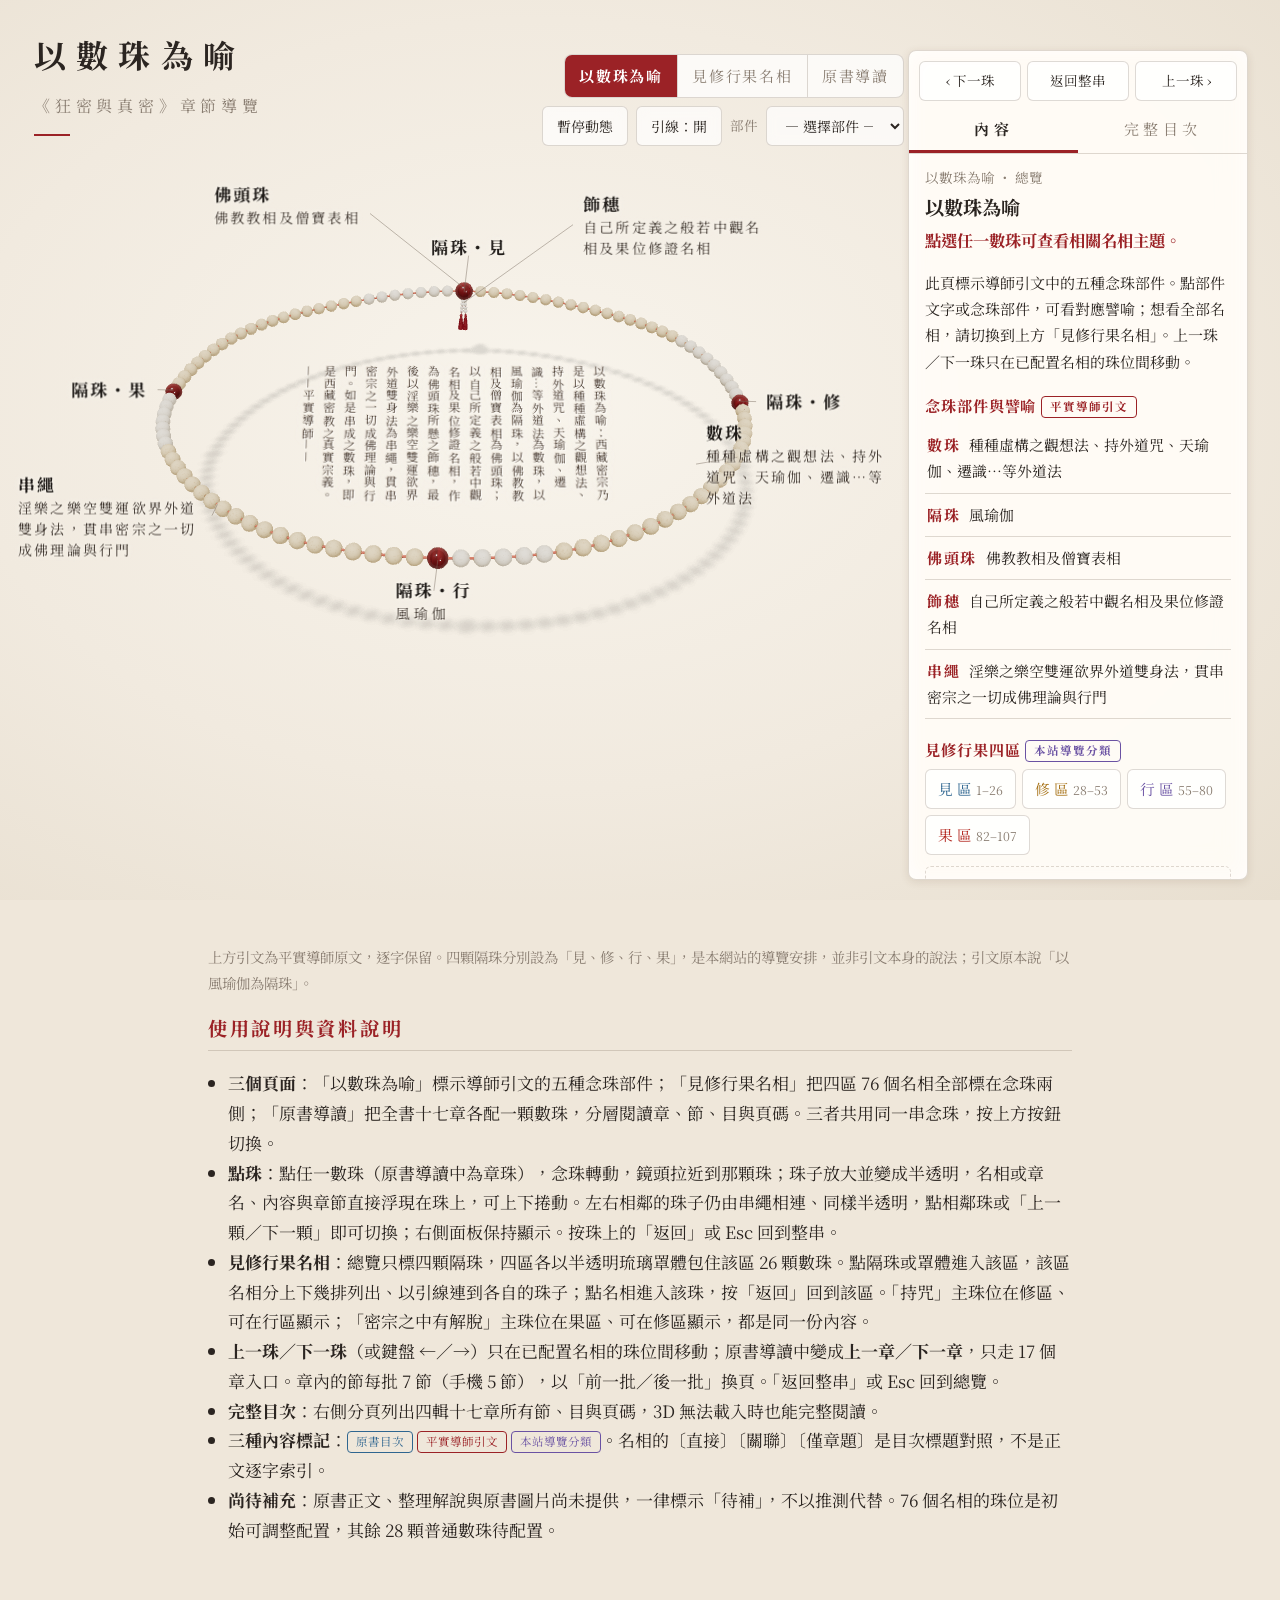
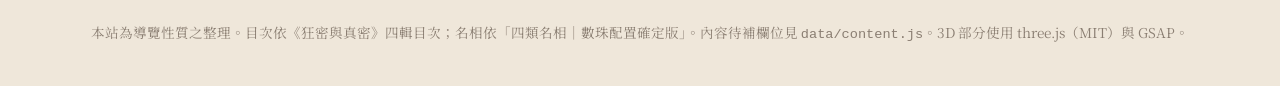
<file: index.html>
<!doctype html>
<html lang="zh-Hant">
<head>
<meta charset="utf-8">
<meta name="viewport" content="width=device-width, initial-scale=1">
<title>以數珠為喻 — 狂密與真密導覽</title>
<link rel="icon" href="assets/favicon.svg" type="image/svg+xml">
<link rel="icon" href="assets/favicon-32.png" sizes="32x32" type="image/png">
<link rel="apple-touch-icon" href="assets/apple-touch-icon.png">
<meta name="description" content="以一串數珠為入口，導覽平實導師「以數珠為喻」引文、見修行果四類 76 個名相，以及《狂密與真密》四輯十七章完整目次。">
<link rel="stylesheet" href="assets/fonts.css">
<!-- 後台新增的字若不在自帶字型中，改由 Google 字型補上 -->
<link rel="stylesheet" href="https://fonts.googleapis.com/css2?family=Noto+Serif+TC:wght@400;700&display=swap" media="print" onload="this.media='all'">
<link rel="stylesheet" href="style.css">
</head>
<body>
<div id="loading"><div class="spinner"></div><div>載入念珠中…</div></div>

<section class="hero" aria-label="念珠互動區">
  <div class="stage" id="stage">
    <div id="canvas-container"></div>
    <div class="scan" aria-hidden="true"></div>
    <div id="crosshair" aria-hidden="true"></div>
    <svg id="leaders" aria-hidden="true"></svg>
    <div id="labels"></div>
    <div id="focus-ui"><div id="callout"></div><div id="fan"></div></div>
    <div id="beadview" class="bv" hidden aria-live="polite">
      <div class="bv-veil" aria-hidden="true"></div>
      <button id="bv-back" class="bv-back" type="button">返回</button>
      <div id="bv-content" class="bv-scroll" tabindex="0"></div>
      <button id="bv-prev" class="bv-side bv-right" type="button"><span class="bv-dir">上一顆 ›</span><span class="bv-name"></span><span class="bv-end" hidden></span></button>
      <button id="bv-next" class="bv-side bv-left" type="button"><span class="bv-dir">‹ 下一顆</span><span class="bv-name"></span><span class="bv-end" hidden></span></button>
    </div>
    <p id="gl-fail" hidden>無法啟動 3D 念珠（瀏覽器不支援 WebGL）。請使用右側「完整目次」與內容面板閱讀，所有資料仍可使用。</p>
  </div>

  <header class="top">
    <h1>以數珠為喻<span>《狂密與真密》章節導覽</span></h1>
  </header>

  <div class="dock">
    <div class="modes" role="group" aria-label="切換導覽模式">
      <button id="mode-mala" type="button" aria-pressed="true">以數珠為喻</button>
      <button id="mode-terms" type="button" aria-pressed="false">見修行果名相</button>
      <button id="mode-book" type="button" aria-pressed="false">原書導讀</button>
    </div>
    <div class="controls" role="toolbar" aria-label="念珠操作">
      <button id="motion" type="button" aria-pressed="false">暫停動態</button>
      <button id="lines" type="button" aria-pressed="true">引線：開</button>
      <label class="chsel"><span id="chsel-lab">章節</span>
        <select id="chsel"></select>
      </label>
    </div>
    <div class="partbar" id="partbar" aria-label="部件說明入口"></div>
  </div>

  <div id="main-quote">
    <p id="quote" aria-hidden="true"></p>
    <p id="quote-full" class="sr-only"></p>
    <button id="quote-toggle" type="button" aria-expanded="false" aria-controls="quote-full">展開完整引文與署名</button>
  </div>

  <!-- 原書導讀頁：書中兩段平實導師題辭，以直書碑文置於念珠中央，輪流顯示 -->
  <div id="book-stele" aria-label="《狂密與真密》平實導師題辭">
    <div class="verse">
      <p class="vt">《狂密與真密》</p>
      <p>一行秋雁、一陣哀悲，<br>怎生個愁字了得？</p>
      <p>月復月、年又年，<br>眼看李代桃僵，豈肯束手？</p>
      <p>抬手拭濛眼，<br>奮力疾呼！誓摧魔幟！</p>
      <p>更矗正法幢，<br>千年且看伊！</p>
      <p class="vs">——平實導師——</p>
    </div>
    <div class="verse">
      <p class="vt">《狂密與真密》</p>
      <p>有師云：<br>「密宗是一個金剛鑽外圍<br>擺滿了鍍金垃圾的宗教。」</p>
      <p>平實於此言後更加註腳：<br>「那顆金光閃閃的鑽石，<br>卻是玻璃打磨而成，<br>不堪檢驗。」</p>
      <p class="vs">——平實導師——</p>
    </div>
  </div>

  <aside class="panel" id="panel">
    <div class="navbar">
      <button id="next" type="button" aria-label="下一個已配置珠位">‹ 下一個</button>
      <button id="home" type="button">返回整串</button>
      <button id="prev" type="button" aria-label="上一個已配置珠位">上一個 ›</button>
    </div>
    <div class="tabs" role="tablist">
      <button role="tab" id="tab-content" aria-selected="true" aria-controls="pane-content">內容</button>
      <button role="tab" id="tab-toc" aria-selected="false" aria-controls="pane-toc">完整目次</button>
    </div>
    <div id="pane-content" class="pane" role="tabpanel" aria-live="polite"></div>
    <div id="pane-toc" class="pane" role="tabpanel" hidden></div>
  </aside>
</section>

<main>
  <p class="srcnote">上方引文為平實導師原文，逐字保留。四顆隔珠分別設為「見、修、行、果」，是本網站的導覽安排，並非引文本身的說法；引文原本說「以風瑜伽為隔珠」。</p>
  <section class="about" aria-labelledby="ah">
    <h2 id="ah">使用說明與資料說明</h2>
    <ul>
      <li><b>三個頁面</b>：「以數珠為喻」標示導師引文的五種念珠部件；「見修行果名相」把四區 76 個名相全部標在念珠兩側；「原書導讀」把全書十七章各配一顆數珠，分層閱讀章、節、目與頁碼。三者共用同一串念珠，按上方按鈕切換。</li>
      <li><b>點珠</b>：點任一數珠（原書導讀中為章珠），念珠轉動，鏡頭拉近到那顆珠；珠子放大並變成半透明，名相或章名、內容與章節直接浮現在珠上，可上下捲動。左右相鄰的珠子仍由串繩相連、同樣半透明，點相鄰珠或「上一顆／下一顆」即可切換；右側面板保持顯示。按珠上的「返回」或 Esc 回到整串。</li>
      <li><b>見修行果名相</b>：總覽只標四顆隔珠，四區各以半透明琉璃罩體包住該區 26 顆數珠。點隔珠或罩體進入該區，該區名相分上下幾排列出、以引線連到各自的珠子；點名相進入該珠，按「返回」回到該區。「持咒」主珠位在修區、可在行區顯示；「密宗之中有解脫」主珠位在果區、可在修區顯示，都是同一份內容。</li>
      <li><b>上一珠／下一珠</b>（或鍵盤 ←／→）只在已配置名相的珠位間移動；原書導讀中變成<b>上一章／下一章</b>，只走 17 個章入口。章內的節每批 7 節（手機 5 節），以「前一批／後一批」換頁。「返回整串」或 Esc 回到總覽。</li>
      <li><b>完整目次</b>：右側分頁列出四輯十七章所有節、目與頁碼，3D 無法載入時也能完整閱讀。</li>
      <li><b>三種內容標記</b>：<span class="tag book">原書目次</span> <span class="tag quote">平實導師引文</span> <span class="tag nav">本站導覽分類</span>。名相的〔直接〕〔關聯〕〔僅章題〕是目次標題對照，不是正文逐字索引。</li>
      <li><b>尚待補充</b>：原書正文、整理解說與原書圖片尚未提供，一律標示「待補」，不以推測代替。76 個名相的珠位是初始可調整配置，其餘 28 顆普通數珠待配置。</li>
    </ul>
  </section>
</main>
<footer>本站為導覽性質之整理。目次依《狂密與真密》四輯目次；名相依「四類名相｜數珠配置確定版」。內容待補欄位見 <code>data/content.js</code>。3D 部分使用 three.js（MIT）與 GSAP。</footer>

<script src="vendor/three.min.js"></script>
<script src="vendor/OrbitControls.js"></script>
<script src="vendor/gsap.min.js"></script>
<script src="assets/config.js"></script>
<script src="assets/loader.js"></script>
</body>
</html>
</file>
<file: assets/fonts.css>
/* 思源宋體 Noto Serif TC（SIL Open Font License 1.1，見 assets/LICENSE-fonts.txt），僅保留本站用到的字 */
@font-face{font-family:'Noto Serif TC Site';font-style:normal;font-weight:400;font-display:swap;src:url(fonts/nst-chinese-traditional-400.woff2) format('woff2');unicode-range:U+21-5F,U+61-7E,U+B0,U+D7,U+2013-2014,U+2026,U+2039-203A,U+2191,U+2193,U+3000-3002,U+300A-300D,U+3014-3015,U+4E00,U+4E03,U+4E09-4E0B,U+4E0D,U+4E14,U+4E16,U+4E1F,U+4E26,U+4E2D,U+4E32,U+4E3B,U+4E43,U+4E45,U+4E4B,U+4E58,U+4E5D,U+4E5F,U+4E86,U+4E8B-4E8C,U+4E91-4E92,U+4E94,U+4EA1,U+4EA4,U+4EA6,U+4EAE,U+4EBA,U+4ECB,U+4ECD,U+4ED6,U+4ED9,U+4EE3-4EE5,U+4EF6,U+4EFB,U+4EFD,U+4F0A,U+4F3D,U+4F46,U+4F4D,U+4F4F,U+4F55,U+4F5B-4F5C,U+4F60,U+4F75,U+4F7F,U+4F86,U+4F8B,U+4F9B,U+4F9D,U+4FBF,U+4FDD,U+4FE1,U+4FEE-4FEF,U+4FF1,U+500B,U+500D,U+501F,U+503C,U+5047,U+504F,U+505A,U+505C,U+5074,U+5091,U+5099,U+50B3,U+50BE,U+50C5,U+50CF,U+50E7,U+50F5,U+5100,U+5132,U+5145,U+5148-5149,U+514D,U+5165,U+5167-5169,U+516B-516D,U+5171,U+5176-5178,U+517C,U+518D,U+51A0,U+51F9-51FA,U+51FD,U+5206-5207,U+5217,U+521D,U+5224-5225,U+5229-522A,U+5230,U+5236,U+5247,U+524D,U+525B,U+526F,U+5275,U+529B,U+529F-52A0,U+52D5,U+52DD-52DE,U+5305,U+5316,U+5340-5341,U+5343,U+534A,U+5360,U+5370,U+5373,U+537B,U+539F,U+53C3,U+53C8,U+53CA,U+53CD,U+53D6-53D7,U+53E3,U+53E6,U+53EA,U+53EF-53F0,U+53F2-53F3,U+5404,U+5408,U+540C-540D,U+5411,U+5426,U+542B,U+5446,U+544A,U+5468,U+547C-547D,U+548C,U+5492,U+54C0-54C1,U+54E1,U+54EA,U+552F,U+555F,U+5587,U+55AE,U+55BB,U+55CE,U+561B,U+5668,U+56B4,U+56DB,U+56DE,U+56E0,U+56FA,U+5708,U+570D,U+5713,U+5716,U+571F,U+5728,U+5730,U+573E,U+5740,U+5747,U+5782-5783,U+578B,U+57F5,U+57F7,U+582A,U+5831,U+5854,U+586B,U+5883,U+589E,U+58C7,U+58D3,U+58FD,U+5916,U+591A,U+5922,U+5927,U+5929,U+592E,U+5931,U+593E,U+5947,U+596A,U+596E,U+5973,U+597D,U+5982,U+5984,U+5999,U+59CB,U+5B50,U+5B54,U+5B57-5B58,U+5B78,U+5B83,U+5B89,U+5B8B-5B8C,U+5B97,U+5B9A,U+5BA2,U+5BB9,U+5BC2,U+5BC4,U+5BC6,U+5BE6,U+5BEB-5BEC,U+5BF6,U+5C01,U+5C07-5C08,U+5C0B,U+5C0D-5C0F,U+5C11,U+5C1A,U+5C31,U+5C3E,U+5C45,U+5C55,U+5C64,U+5C6C,U+5D07,U+5DE5-5DE6,U+5DEE,U+5DF1-5DF2,U+5DF4,U+5E03,U+5E2B,U+5E33,U+5E36,U+5E38,U+5E3D,U+5E55,U+5E5F,U+5E62,U+5E73-5E74,U+5E7E,U+5E8F,U+5E95,U+5EA6-5EA7,U+5EAB,U+5ED3,U+5EE3,U+5EF6,U+5EFA,U+5F0F,U+5F15,U+5F27,U+5F35,U+5F62,U+5F71,U+5F80,U+5F85,U+5F8B-5F8C,U+5F91,U+5F97,U+5F9E,U+5FA0,U+5FA9,U+5FAE,U+5FC3,U+5FC5,U+5FF5,U+600E,U+601D,U+6027,U+602A,U+6062-6063,U+606F,U+6089,U+6094,U+60B2,U+60D1,U+60F3,U+6101,U+610F,U+611F,U+614B,U+6162,U+6167,U+616E,U+61C9,U+61F7-61F8,U+61FA,U+6210-6212,U+6216,U+6240-6241,U+624B,U+624D,U+6253,U+6279,U+627F-6280,U+628A,U+6291,U+6295,U+6298,U+62AC,U+62B5,U+62C9,U+62D9,U+62DB,U+62ED,U+6301,U+6307,U+6309,U+6311,U+6368,U+6372,U+6383,U+6388-6389,U+6392,U+63A1,U+63A5,U+63A8,U+63D0,U+63D2,U+63DB,U+63F4,U+641C,U+6452,U+6467,U+6469,U+64A4,U+64C1,U+64C7,U+64CA,U+64CD,U+64E0,U+64F4,U+64FA,U+652F,U+6536,U+6539,U+653E,U+6545,U+6548,U+6557,U+6559,U+6563,U+6574,U+6578,U+6587,U+6599,U+659C,U+65A5,U+65B0,U+65B7,U+65B9,U+65BC-65BD,U+65C1,U+65CB,U+65E5,U+65E8,U+660E,U+6613,U+661F,U+6627,U+662F,U+6642,U+666E-6670,U+667A,U+6688,U+66AB,U+66DD,U+66F2,U+66F4,U+66F8,U+66FF-6700,U+6703,U+6708-6709,U+671D,U+671F,U+672A-672C,U+674E,U+6750,U+675F,U+677F,U+6790,U+679C,U+67D0,U+67D4,U+67E5,U+6821,U+6838-6839,U+683C,U+6843,U+6848,U+689D,U+68C4,U+68DA,U+696D,U+6975,U+6982,U+69C3,U+69CB,U+6A02,U+6A19,U+6A21,U+6A23,U+6A5F,U+6A62,U+6A6B,U+6A94,U+6AA2,U+6B04,U+6B0A,U+6B21,U+6B32,U+6B62-6B65,U+6B77,U+6B7B,U+6BB5,U+6BCF,U+6BD4,U+6C23,U+6C34,U+6C38,U+6C42,U+6C61,U+6C7A,U+6C92,U+6CBF,U+6CD5,U+6CDB,U+6CE1-6CE2,U+6CE8,U+6D0B,U+6D1B,U+6D3B,U+6D3E,U+6D41,U+6D6E,U+6D85,U+6D88,U+6DB2,U+6DE1,U+6DE8,U+6DEB,U+6DF1,U+6DFA,U+6E05,U+6E1B,U+6E2C,U+6E90,U+6E96,U+6EC5,U+6ED1,U+6EFF,U+6F0F,U+6F14,U+6FC1,U+6FDB,U+700F,U+704C,U+706B,U+70BA,U+7121,U+7126,U+7136,U+7167,U+7247-7248,U+7269,U+7279,U+72C0,U+72C2,U+7372,U+73BB,U+73E0,U+73FE,U+7403,U+7406,U+7409,U+7459,U+745C,U+746A,U+7483,U+74B0,U+74F6,U+7518,U+751F,U+7522,U+7528,U+7531,U+754C,U+7559,U+7565,U+756B,U+7570,U+7576,U+7587,U+758A,U+75B2,U+75BE,U+767B-767E,U+7684,U+7686,U+76CA,U+76E1,U+76E4,U+76EE,U+76F4,U+76F8,U+770B,U+771F,U+773C,U+77D7,U+77E5,U+77ED,U+77F3,U+7802,U+7834,U+788E,U+7891,U+78BA,U+78BC,U+78E8,U+7919,U+793A,U+7956,U+795E,U+7981,U+79AA,U+79CB,U+79D8,U+79FB,U+7A0B,U+7A2E,U+7A31,U+7A3F,U+7A4D,U+7A57,U+7A62,U+7A69,U+7A7A,U+7A7F,U+7A81,U+7A84,U+7ACB,U+7AD9,U+7AE0,U+7AEF,U+7B2C,U+7B46,U+7B49,U+7B97,U+7BA1,U+7BAD,U+7BB1,U+7BC0,U+7BC4,U+7BE1,U+7C21,U+7C64,U+7CBE,U+7CCA,U+7CE7,U+7CFB,U+7D00,U+7D04-7D05,U+7D0B,U+7D0D,U+7D14,U+7D19-7D1A,U+7D22,U+7D2F-7D30,U+7D42,U+7D50,U+7D55,U+7D71-7D72,U+7D93,U+7DAD,U+7DB2,U+7DCA,U+7DDA,U+7DE3,U+7DE8,U+7DF4,U+7E2B,U+7E3D,U+7E5E,U+7E69-7E6B,U+7E8C,U+7E8F,U+7F69-7F6A,U+7F6E,U+7F72,U+7F85,U+7F9E,U+7FA9,U+7FD2,U+8003,U+8005,U+800C,U+8036,U+8056,U+805A,U+806F,U+8089,U+80A1,U+80AF,U+80CC,U+80FD,U+8108,U+812B,U+8173,U+81C6,U+81E8,U+81EA,U+81F3-81F4,U+8207-8208,U+820D,U+8212,U+822C,U+8272,U+82B1,U+82E5,U+8349,U+8352,U+83E9,U+83EF,U+843D,U+8499,U+84CB,U+8523,U+85A9,U+85C9,U+85CF,U+8607,U+8655,U+865B,U+865F,U+8679,U+871C,U+878D,U+87A2,U+884C,U+8853,U+885D,U+8868,U+88AB,U+88DC-88DD,U+88FD,U+8907,U+8910,U+897F,U+8981,U+8986,U+898B,U+8996,U+89BA,U+89BD,U+89C0,U+89D2,U+89E3,U+8A00,U+8A02,U+8A08,U+8A18,U+8A2A,U+8A2D,U+8A3B,U+8A55,U+8A5E,U+8A62,U+8A66,U+8A6E,U+8A72,U+8A85,U+8A87,U+8A8D,U+8A91,U+8A93,U+8A95,U+8A9E,U+8AA4,U+8AA6,U+8AAA,U+8AB9,U+8ABF,U+8ACB,U+8AD6,U+8AF8,U+8B17,U+8B2C,U+8B49,U+8B58,U+8B6C,U+8B77,U+8B80,U+8B8A,U+8B93,U+8C48,U+8C61,U+8CA0,U+8CAA-8CAC,U+8CBC,U+8CC7,U+8CEA,U+8CF4,U+8D70,U+8D77,U+8D85,U+8D8A,U+8DB3,U+8DCB,U+8DDD,U+8DE8,U+8DEF,U+8E10,U+8EAB,U+8ECC,U+8F03,U+8F09,U+8F15,U+8F2A,U+8F2F,U+8F38,U+8F49,U+8FAD,U+8FC2,U+8FD1,U+8FD4,U+8FE6,U+8FF0,U+8FF4,U+9000-9001,U+900F-9010,U+9015,U+9019-901A,U+9020,U+9023,U+9032,U+904B,U+904D-904E,U+9053,U+9055,U+9060,U+9063,U+9075,U+9077-9078,U+907A,U+907F-9080,U+9084,U+908A,U+90A3,U+90AA,U+90E8,U+90FD,U+9130,U+914D,U+9152,U+91CB,U+91CD,U+91CF,U+91D1,U+91DD,U+9215,U+92B7,U+9304,U+932F,U+934D,U+9375,U+93E1,U+947D,U+9577,U+9580,U+9583,U+9589,U+958B,U+9593,U+95B1,U+95DC,U+9632,U+963F,U+9644,U+9650,U+9663-9664,U+9670,U+967D,U+9686,U+9694,U+969B-969C,U+96A8,U+96B1,U+96C1,U+96C6,U+96D9,U+96DC,U+96E2,U+96F6,U+9700,U+9727,U+9732,U+975C,U+975E,U+9760,U+9762,U+9801-9802,U+9805-9806,U+9808,U+9810,U+9818,U+982D,U+9846,U+984C,U+984F,U+9858,U+985E,U+986F,U+98A8,U+98DB,U+98DF,U+98FE,U+990A,U+9918,U+9A57,U+9AD4,U+9AD8,U+9B3C,U+9B54,U+9B6F,U+9ED1,U+9EDE,U+9F4A}
@font-face{font-family:'Noto Serif TC Site';font-style:normal;font-weight:400;font-display:swap;src:url(fonts/nst-108-400.woff2) format('woff2');unicode-range:U+FF1D}
@font-face{font-family:'Noto Serif TC Site';font-style:normal;font-weight:400;font-display:swap;src:url(fonts/nst-109-400.woff2) format('woff2');unicode-range:U+FF16-FF19}
@font-face{font-family:'Noto Serif TC Site';font-style:normal;font-weight:400;font-display:swap;src:url(fonts/nst-110-400.woff2) format('woff2');unicode-range:U+2190,U+25CB,U+FF14}
@font-face{font-family:'Noto Serif TC Site';font-style:normal;font-weight:400;font-display:swap;src:url(fonts/nst-111-400.woff2) format('woff2');unicode-range:U+FF0B,U+FF10,U+FF15}
@font-face{font-family:'Noto Serif TC Site';font-style:normal;font-weight:400;font-display:swap;src:url(fonts/nst-112-400.woff2) format('woff2');unicode-range:U+22EF,U+FF12-FF13}
@font-face{font-family:'Noto Serif TC Site';font-style:normal;font-weight:400;font-display:swap;src:url(fonts/nst-113-400.woff2) format('woff2');unicode-range:U+FF11}
@font-face{font-family:'Noto Serif TC Site';font-style:normal;font-weight:400;font-display:swap;src:url(fonts/nst-116-400.woff2) format('woff2');unicode-range:U+2192,U+FF0D}
@font-face{font-family:'Noto Serif TC Site';font-style:normal;font-weight:400;font-display:swap;src:url(fonts/nst-117-400.woff2) format('woff2');unicode-range:U+FF0F,U+FF5C}
@font-face{font-family:'Noto Serif TC Site';font-style:normal;font-weight:400;font-display:swap;src:url(fonts/nst-118-400.woff2) format('woff2');unicode-range:U+30FB}
@font-face{font-family:'Noto Serif TC Site';font-style:normal;font-weight:400;font-display:swap;src:url(fonts/nst-119-400.woff2) format('woff2');unicode-range:U+FF1B,U+FF5E}
@font-face{font-family:'Noto Serif TC Site';font-style:normal;font-weight:400;font-display:swap;src:url(fonts/nst-122-400.woff2) format('woff2');unicode-range:U+FF01,U+FF08-FF09,U+FF1F}
@font-face{font-family:'Noto Serif TC Site';font-style:normal;font-weight:400;font-display:swap;src:url(fonts/nst-123-400.woff2) format('woff2');unicode-range:U+FF0C,U+FF1A}
@font-face{font-family:'Noto Serif TC Site';font-style:normal;font-weight:400;font-display:swap;src:url(fonts/nst-93-400.woff2) format('woff2');unicode-range:U+2514}
@font-face{font-family:'Noto Serif TC Site';font-style:normal;font-weight:400;font-display:swap;src:url(fonts/nst-94-400.woff2) format('woff2');unicode-range:U+2197}
@font-face{font-family:'Noto Serif TC Site';font-style:normal;font-weight:700;font-display:swap;src:url(fonts/nst-chinese-traditional-700.woff2) format('woff2');unicode-range:U+21-5F,U+61-7E,U+B0,U+D7,U+2013-2014,U+2026,U+2039-203A,U+2191,U+2193,U+3000-3002,U+300A-300D,U+3014-3015,U+4E00,U+4E03,U+4E09-4E0B,U+4E0D,U+4E14,U+4E16,U+4E1F,U+4E26,U+4E2D,U+4E32,U+4E3B,U+4E43,U+4E45,U+4E4B,U+4E58,U+4E5D,U+4E5F,U+4E86,U+4E8B-4E8C,U+4E91-4E92,U+4E94,U+4EA1,U+4EA4,U+4EA6,U+4EAE,U+4EBA,U+4ECB,U+4ECD,U+4ED6,U+4ED9,U+4EE3-4EE5,U+4EF6,U+4EFB,U+4EFD,U+4F0A,U+4F3D,U+4F46,U+4F4D,U+4F4F,U+4F55,U+4F5B-4F5C,U+4F60,U+4F75,U+4F7F,U+4F86,U+4F8B,U+4F9B,U+4F9D,U+4FBF,U+4FDD,U+4FE1,U+4FEE-4FEF,U+4FF1,U+500B,U+500D,U+501F,U+503C,U+5047,U+504F,U+505A,U+505C,U+5074,U+5091,U+5099,U+50B3,U+50BE,U+50C5,U+50CF,U+50E7,U+50F5,U+5100,U+5132,U+5145,U+5148-5149,U+514D,U+5165,U+5167-5169,U+516B-516D,U+5171,U+5176-5178,U+517C,U+518D,U+51A0,U+51F9-51FA,U+51FD,U+5206-5207,U+5217,U+521D,U+5224-5225,U+5229-522A,U+5230,U+5236,U+5247,U+524D,U+525B,U+526F,U+5275,U+529B,U+529F-52A0,U+52D5,U+52DD-52DE,U+5305,U+5316,U+5340-5341,U+5343,U+534A,U+5360,U+5370,U+5373,U+537B,U+539F,U+53C3,U+53C8,U+53CA,U+53CD,U+53D6-53D7,U+53E3,U+53E6,U+53EA,U+53EF-53F0,U+53F2-53F3,U+5404,U+5408,U+540C-540D,U+5411,U+5426,U+542B,U+5446,U+544A,U+5468,U+547C-547D,U+548C,U+5492,U+54C0-54C1,U+54E1,U+54EA,U+552F,U+555F,U+5587,U+55AE,U+55BB,U+55CE,U+561B,U+5668,U+56B4,U+56DB,U+56DE,U+56E0,U+56FA,U+5708,U+570D,U+5713,U+5716,U+571F,U+5728,U+5730,U+573E,U+5740,U+5747,U+5782-5783,U+578B,U+57F5,U+57F7,U+582A,U+5831,U+5854,U+586B,U+5883,U+589E,U+58C7,U+58D3,U+58FD,U+5916,U+591A,U+5922,U+5927,U+5929,U+592E,U+5931,U+593E,U+5947,U+596A,U+596E,U+5973,U+597D,U+5982,U+5984,U+5999,U+59CB,U+5B50,U+5B54,U+5B57-5B58,U+5B78,U+5B83,U+5B89,U+5B8B-5B8C,U+5B97,U+5B9A,U+5BA2,U+5BB9,U+5BC2,U+5BC4,U+5BC6,U+5BE6,U+5BEB-5BEC,U+5BF6,U+5C01,U+5C07-5C08,U+5C0B,U+5C0D-5C0F,U+5C11,U+5C1A,U+5C31,U+5C3E,U+5C45,U+5C55,U+5C64,U+5C6C,U+5D07,U+5DE5-5DE6,U+5DEE,U+5DF1-5DF2,U+5DF4,U+5E03,U+5E2B,U+5E33,U+5E36,U+5E38,U+5E3D,U+5E55,U+5E5F,U+5E62,U+5E73-5E74,U+5E7E,U+5E8F,U+5E95,U+5EA6-5EA7,U+5EAB,U+5ED3,U+5EE3,U+5EF6,U+5EFA,U+5F0F,U+5F15,U+5F27,U+5F35,U+5F62,U+5F71,U+5F80,U+5F85,U+5F8B-5F8C,U+5F91,U+5F97,U+5F9E,U+5FA0,U+5FA9,U+5FAE,U+5FC3,U+5FC5,U+5FF5,U+600E,U+601D,U+6027,U+602A,U+6062-6063,U+606F,U+6089,U+6094,U+60B2,U+60D1,U+60F3,U+6101,U+610F,U+611F,U+614B,U+6162,U+6167,U+616E,U+61C9,U+61F7-61F8,U+61FA,U+6210-6212,U+6216,U+6240-6241,U+624B,U+624D,U+6253,U+6279,U+627F-6280,U+628A,U+6291,U+6295,U+6298,U+62AC,U+62B5,U+62C9,U+62D9,U+62DB,U+62ED,U+6301,U+6307,U+6309,U+6311,U+6368,U+6372,U+6383,U+6388-6389,U+6392,U+63A1,U+63A5,U+63A8,U+63D0,U+63D2,U+63DB,U+63F4,U+641C,U+6452,U+6467,U+6469,U+64A4,U+64C1,U+64C7,U+64CA,U+64CD,U+64E0,U+64F4,U+64FA,U+652F,U+6536,U+6539,U+653E,U+6545,U+6548,U+6557,U+6559,U+6563,U+6574,U+6578,U+6587,U+6599,U+659C,U+65A5,U+65B0,U+65B7,U+65B9,U+65BC-65BD,U+65C1,U+65CB,U+65E5,U+65E8,U+660E,U+6613,U+661F,U+6627,U+662F,U+6642,U+666E-6670,U+667A,U+6688,U+66AB,U+66DD,U+66F2,U+66F4,U+66F8,U+66FF-6700,U+6703,U+6708-6709,U+671D,U+671F,U+672A-672C,U+674E,U+6750,U+675F,U+677F,U+6790,U+679C,U+67D0,U+67D4,U+67E5,U+6821,U+6838-6839,U+683C,U+6843,U+6848,U+689D,U+68C4,U+68DA,U+696D,U+6975,U+6982,U+69C3,U+69CB,U+6A02,U+6A19,U+6A21,U+6A23,U+6A5F,U+6A62,U+6A6B,U+6A94,U+6AA2,U+6B04,U+6B0A,U+6B21,U+6B32,U+6B62-6B65,U+6B77,U+6B7B,U+6BB5,U+6BCF,U+6BD4,U+6C23,U+6C34,U+6C38,U+6C42,U+6C61,U+6C7A,U+6C92,U+6CBF,U+6CD5,U+6CDB,U+6CE1-6CE2,U+6CE8,U+6D0B,U+6D1B,U+6D3B,U+6D3E,U+6D41,U+6D6E,U+6D85,U+6D88,U+6DB2,U+6DE1,U+6DE8,U+6DEB,U+6DF1,U+6DFA,U+6E05,U+6E1B,U+6E2C,U+6E90,U+6E96,U+6EC5,U+6ED1,U+6EFF,U+6F0F,U+6F14,U+6FC1,U+6FDB,U+700F,U+704C,U+706B,U+70BA,U+7121,U+7126,U+7136,U+7167,U+7247-7248,U+7269,U+7279,U+72C0,U+72C2,U+7372,U+73BB,U+73E0,U+73FE,U+7403,U+7406,U+7409,U+7459,U+745C,U+746A,U+7483,U+74B0,U+74F6,U+7518,U+751F,U+7522,U+7528,U+7531,U+754C,U+7559,U+7565,U+756B,U+7570,U+7576,U+7587,U+758A,U+75B2,U+75BE,U+767B-767E,U+7684,U+7686,U+76CA,U+76E1,U+76E4,U+76EE,U+76F4,U+76F8,U+770B,U+771F,U+773C,U+77D7,U+77E5,U+77ED,U+77F3,U+7802,U+7834,U+788E,U+7891,U+78BA,U+78BC,U+78E8,U+7919,U+793A,U+7956,U+795E,U+7981,U+79AA,U+79CB,U+79D8,U+79FB,U+7A0B,U+7A2E,U+7A31,U+7A3F,U+7A4D,U+7A57,U+7A62,U+7A69,U+7A7A,U+7A7F,U+7A81,U+7A84,U+7ACB,U+7AD9,U+7AE0,U+7AEF,U+7B2C,U+7B46,U+7B49,U+7B97,U+7BA1,U+7BAD,U+7BB1,U+7BC0,U+7BC4,U+7BE1,U+7C21,U+7C64,U+7CBE,U+7CCA,U+7CE7,U+7CFB,U+7D00,U+7D04-7D05,U+7D0B,U+7D0D,U+7D14,U+7D19-7D1A,U+7D22,U+7D2F-7D30,U+7D42,U+7D50,U+7D55,U+7D71-7D72,U+7D93,U+7DAD,U+7DB2,U+7DCA,U+7DDA,U+7DE3,U+7DE8,U+7DF4,U+7E2B,U+7E3D,U+7E5E,U+7E69-7E6B,U+7E8C,U+7E8F,U+7F69-7F6A,U+7F6E,U+7F72,U+7F85,U+7F9E,U+7FA9,U+7FD2,U+8003,U+8005,U+800C,U+8036,U+8056,U+805A,U+806F,U+8089,U+80A1,U+80AF,U+80CC,U+80FD,U+8108,U+812B,U+8173,U+81C6,U+81E8,U+81EA,U+81F3-81F4,U+8207-8208,U+820D,U+8212,U+822C,U+8272,U+82B1,U+82E5,U+8349,U+8352,U+83E9,U+83EF,U+843D,U+8499,U+84CB,U+8523,U+85A9,U+85C9,U+85CF,U+8607,U+8655,U+865B,U+865F,U+8679,U+871C,U+878D,U+87A2,U+884C,U+8853,U+885D,U+8868,U+88AB,U+88DC-88DD,U+88FD,U+8907,U+8910,U+897F,U+8981,U+8986,U+898B,U+8996,U+89BA,U+89BD,U+89C0,U+89D2,U+89E3,U+8A00,U+8A02,U+8A08,U+8A18,U+8A2A,U+8A2D,U+8A3B,U+8A55,U+8A5E,U+8A62,U+8A66,U+8A6E,U+8A72,U+8A85,U+8A87,U+8A8D,U+8A91,U+8A93,U+8A95,U+8A9E,U+8AA4,U+8AA6,U+8AAA,U+8AB9,U+8ABF,U+8ACB,U+8AD6,U+8AF8,U+8B17,U+8B2C,U+8B49,U+8B58,U+8B6C,U+8B77,U+8B80,U+8B8A,U+8B93,U+8C48,U+8C61,U+8CA0,U+8CAA-8CAC,U+8CBC,U+8CC7,U+8CEA,U+8CF4,U+8D70,U+8D77,U+8D85,U+8D8A,U+8DB3,U+8DCB,U+8DDD,U+8DE8,U+8DEF,U+8E10,U+8EAB,U+8ECC,U+8F03,U+8F09,U+8F15,U+8F2A,U+8F2F,U+8F38,U+8F49,U+8FAD,U+8FC2,U+8FD1,U+8FD4,U+8FE6,U+8FF0,U+8FF4,U+9000-9001,U+900F-9010,U+9015,U+9019-901A,U+9020,U+9023,U+9032,U+904B,U+904D-904E,U+9053,U+9055,U+9060,U+9063,U+9075,U+9077-9078,U+907A,U+907F-9080,U+9084,U+908A,U+90A3,U+90AA,U+90E8,U+90FD,U+9130,U+914D,U+9152,U+91CB,U+91CD,U+91CF,U+91D1,U+91DD,U+9215,U+92B7,U+9304,U+932F,U+934D,U+9375,U+93E1,U+947D,U+9577,U+9580,U+9583,U+9589,U+958B,U+9593,U+95B1,U+95DC,U+9632,U+963F,U+9644,U+9650,U+9663-9664,U+9670,U+967D,U+9686,U+9694,U+969B-969C,U+96A8,U+96B1,U+96C1,U+96C6,U+96D9,U+96DC,U+96E2,U+96F6,U+9700,U+9727,U+9732,U+975C,U+975E,U+9760,U+9762,U+9801-9802,U+9805-9806,U+9808,U+9810,U+9818,U+982D,U+9846,U+984C,U+984F,U+9858,U+985E,U+986F,U+98A8,U+98DB,U+98DF,U+98FE,U+990A,U+9918,U+9A57,U+9AD4,U+9AD8,U+9B3C,U+9B54,U+9B6F,U+9ED1,U+9EDE,U+9F4A}
@font-face{font-family:'Noto Serif TC Site';font-style:normal;font-weight:700;font-display:swap;src:url(fonts/nst-108-700.woff2) format('woff2');unicode-range:U+FF1D}
@font-face{font-family:'Noto Serif TC Site';font-style:normal;font-weight:700;font-display:swap;src:url(fonts/nst-109-700.woff2) format('woff2');unicode-range:U+FF16-FF19}
@font-face{font-family:'Noto Serif TC Site';font-style:normal;font-weight:700;font-display:swap;src:url(fonts/nst-110-700.woff2) format('woff2');unicode-range:U+2190,U+25CB,U+FF14}
@font-face{font-family:'Noto Serif TC Site';font-style:normal;font-weight:700;font-display:swap;src:url(fonts/nst-111-700.woff2) format('woff2');unicode-range:U+FF0B,U+FF10,U+FF15}
@font-face{font-family:'Noto Serif TC Site';font-style:normal;font-weight:700;font-display:swap;src:url(fonts/nst-112-700.woff2) format('woff2');unicode-range:U+22EF,U+FF12-FF13}
@font-face{font-family:'Noto Serif TC Site';font-style:normal;font-weight:700;font-display:swap;src:url(fonts/nst-113-700.woff2) format('woff2');unicode-range:U+FF11}
@font-face{font-family:'Noto Serif TC Site';font-style:normal;font-weight:700;font-display:swap;src:url(fonts/nst-116-700.woff2) format('woff2');unicode-range:U+2192,U+FF0D}
@font-face{font-family:'Noto Serif TC Site';font-style:normal;font-weight:700;font-display:swap;src:url(fonts/nst-117-700.woff2) format('woff2');unicode-range:U+FF0F,U+FF5C}
@font-face{font-family:'Noto Serif TC Site';font-style:normal;font-weight:700;font-display:swap;src:url(fonts/nst-118-700.woff2) format('woff2');unicode-range:U+30FB}
@font-face{font-family:'Noto Serif TC Site';font-style:normal;font-weight:700;font-display:swap;src:url(fonts/nst-119-700.woff2) format('woff2');unicode-range:U+FF1B,U+FF5E}
@font-face{font-family:'Noto Serif TC Site';font-style:normal;font-weight:700;font-display:swap;src:url(fonts/nst-122-700.woff2) format('woff2');unicode-range:U+FF01,U+FF08-FF09,U+FF1F}
@font-face{font-family:'Noto Serif TC Site';font-style:normal;font-weight:700;font-display:swap;src:url(fonts/nst-123-700.woff2) format('woff2');unicode-range:U+FF0C,U+FF1A}
@font-face{font-family:'Noto Serif TC Site';font-style:normal;font-weight:700;font-display:swap;src:url(fonts/nst-93-700.woff2) format('woff2');unicode-range:U+2514}
@font-face{font-family:'Noto Serif TC Site';font-style:normal;font-weight:700;font-display:swap;src:url(fonts/nst-94-700.woff2) format('woff2');unicode-range:U+2197}
</file>
<file: style.css>
:root{
  --holo-blue:#9b2226;--holo-red:#9b2226;--holo-gold:#b07a1a;
  --bg:#efe7da;--fg:#2b2521;--mut:#8a7e72;--line:rgba(90,70,50,.2);--card:rgba(255,252,247,.94);
  --acc:#9b2226;--acc2:#b07a1a;--hot:#b07a1a;
  --jian:#2f6690;--xiu:#a8741a;--xing:#6a52a3;--guo:#b3261e;
  --panelW:340px;
}
*{box-sizing:border-box}
html{scroll-behavior:smooth;background:var(--bg)}
body{margin:0;background:var(--bg);color:var(--fg);font:17px/1.75 "Noto Serif TC Site","Noto Serif TC","Songti TC","PMingLiU",serif;font-kerning:normal;-webkit-font-smoothing:antialiased}
button,select{font:inherit;color:inherit}
button{-webkit-tap-highlight-color:transparent}

/* ===== 載入 ===== */
#loading{position:fixed;inset:0;background:#efe7da;z-index:100;display:flex;flex-direction:column;justify-content:center;align-items:center;color:var(--mut);letter-spacing:.3em;font-size:14px;transition:opacity 1s}
.spinner{width:50px;height:50px;border:2px solid transparent;border-top-color:var(--holo-blue);border-bottom-color:var(--holo-blue);border-radius:50%;animation:spin 1s linear infinite;margin-bottom:20px}
@keyframes spin{to{transform:rotate(360deg)}}

/* ===== Hero ===== */
.hero{position:relative;height:100svh;min-height:640px;overflow:hidden;background:radial-gradient(ellipse at 42% 45%,#f8f4ec 0%,#f1eadf 55%,#e8dfd0 100%)}
.stage{position:absolute;inset:0;overflow:hidden}
#canvas-container{position:absolute;inset:0}
#canvas-container canvas{display:block;width:100%;height:100%;touch-action:none}
#crosshair{display:none;position:absolute;z-index:2;top:calc(50% - 55px);left:calc(50% - var(--panelW)/2 - 8px);width:20px;height:20px;transform:translate(-50%,-50%);border-radius:50%;border:1px solid rgba(255,255,255,.28);pointer-events:none;transition:all .2s}
#crosshair::before,#crosshair::after{content:"";position:absolute;background:rgba(255,255,255,.5)}
#crosshair::before{top:50%;left:-5px;right:-5px;height:1px}
#crosshair::after{left:50%;top:-5px;bottom:-5px;width:1px}
#crosshair.active{border-color:var(--holo-blue);transform:translate(-50%,-50%) scale(1.5)}
#crosshair.active::before,#crosshair.active::after{background:var(--holo-blue)}
#leaders{position:absolute;inset:0;width:100%;height:100%;z-index:3;pointer-events:none;overflow:visible}
#leaders path{fill:none;stroke:#7d7064;stroke-width:.8;opacity:.6}
#leaders path.main{stroke:var(--acc);stroke-width:1.1;stroke-dasharray:6 5;opacity:.7;animation:dash 20s linear infinite}
@keyframes dash{to{stroke-dashoffset:-1000}}
.nolines #leaders{display:none}
#labels,#focus-ui{position:absolute;inset:0;z-index:4;pointer-events:none}
#labels.hide{opacity:0}
#labels{transition:opacity .4s}
#labels.hide button{pointer-events:none}
.lab{letter-spacing:.08em;position:absolute;left:0;top:0;pointer-events:auto;background:none;border:0;padding:6px 8px;cursor:pointer;color:var(--fg);font-size:15px;line-height:1.2;white-space:nowrap;will-change:transform}
.lab:hover,.lab:focus-visible{color:var(--holo-blue);outline:none;text-decoration:underline}
#callout{position:absolute;left:0;top:0;pointer-events:none;text-align:left;opacity:0;transition:opacity .4s;will-change:transform;}
#callout.on{opacity:1}
#callout b{display:block;font-size:26px;font-weight:700;color:var(--acc);line-height:1.2}
#callout small{display:block;font-size:14px;color:var(--fg)}
#fan .fl{position:absolute;left:0;top:0;pointer-events:auto;background:none;border:0;padding:4px 6px;cursor:pointer;color:var(--fg);font-size:15px;white-space:nowrap;text-align:left}
#fan .fl:hover,#fan .fl:focus-visible{color:var(--holo-blue);text-decoration:underline;outline:none}
#gl-fail{position:absolute;z-index:5;left:20px;right:20px;top:90px;padding:14px;border:1px dashed var(--line);border-radius:10px;background:var(--card);margin:0}

.top{position:absolute;z-index:6;top:26px;left:34px;pointer-events:none;}
.top h1{margin:0;font-size:clamp(1.4rem,2.6vw,2rem);letter-spacing:.32em;font-weight:700;color:#2b2521}
.top h1::after{content:"";display:block;width:36px;height:2px;background:var(--acc);margin-top:14px}
.top h1 span{display:block;font-size:.5em;letter-spacing:.3em;color:var(--mut);font-weight:400;margin-top:10px}

.dock{position:absolute;z-index:6;top:54px;right:calc(var(--panelW) + 36px);display:flex;flex-direction:column;align-items:flex-end;gap:8px}
.controls{display:flex;flex-wrap:wrap;gap:8px;align-items:center;justify-content:flex-end}
.controls button,.controls select,.partbar button{min-height:44px;padding:6px 14px;border:1px solid var(--line);background:rgba(255,255,255,.75);border-radius:6px;cursor:pointer;color:var(--fg);backdrop-filter:blur(6px);-webkit-backdrop-filter:blur(6px)}
.controls select option{background:#fffcf7;color:var(--fg)}
.controls button:hover,.partbar button:hover,.controls button:focus-visible,.partbar button:focus-visible{border-color:var(--holo-blue);box-shadow:0 2px 8px rgba(90,60,30,.12)}
.chsel{display:flex;gap:8px;align-items:center;font-size:.85rem;color:var(--mut)}
.chsel select{max-width:min(60vw,260px)}
.partbar{display:none;flex-wrap:wrap;gap:6px}
.partbar button{font-size:.88rem;min-height:40px;padding:4px 12px}

#main-quote{position:absolute;z-index:6;left:34px;bottom:26px;width:calc(100% - var(--panelW) - 90px);max-width:900px;background:var(--card);border:1px solid var(--line);border-left:3px solid var(--acc);padding:16px 26px;border-radius:8px;backdrop-filter:blur(10px);-webkit-backdrop-filter:blur(10px);box-shadow:0 2px 8px rgba(90,60,30,.12);transition:opacity .5s}
#main-quote p{margin:0;font-size:15.5px;line-height:1.85;text-align:justify;letter-spacing:1px;user-select:text}
#main-quote.hide{opacity:0;pointer-events:none}

.panel{position:absolute;z-index:7;top:50px;right:32px;bottom:20px;width:var(--panelW);display:flex;flex-direction:column;overflow:hidden;border-radius:8px;
  background:var(--card);border:1px solid var(--line);backdrop-filter:blur(14px) saturate(1.3);-webkit-backdrop-filter:blur(14px) saturate(1.3);
  box-shadow:0 2px 8px rgba(90,60,30,.12),inset 0 0 20px rgba(255,255,255,.75)}
.navbar{display:flex;gap:6px;padding:10px 10px 8px}
.navbar button{flex:1;min-height:44px;border:1px solid var(--line);background:rgba(255,255,255,.75);border-radius:6px;cursor:pointer}
.navbar button:hover,.navbar button:focus-visible{border-color:var(--holo-blue);box-shadow:0 2px 8px rgba(90,60,30,.12)}
.tabs{display:flex;border-bottom:1px solid var(--line)}
.tabs button{letter-spacing:.3em;flex:1;min-height:44px;border:0;background:none;cursor:pointer;border-bottom:3px solid transparent;color:var(--mut)}
.tabs button[aria-selected=true]{border-bottom-color:var(--holo-blue);color:var(--fg);font-weight:700}
.pane{padding:12px 16px 20px;overflow:auto;flex:1}
.pane[hidden]{display:none}
.pane h2{margin:.2em 0 .3em;font-size:1.3rem;line-height:1.4;}
.pane h3{margin:1.2em 0 .3em;font-size:.95rem;color:var(--holo-blue);font-weight:700;letter-spacing:.06em}
.crumb{font-size:.85rem;color:var(--mut);margin:0}
.pos{font-size:.9rem;margin:.4em 0;padding:6px 10px;background:rgba(255,255,255,.75);border-radius:6px;border:1px solid var(--line)}
.tag{display:inline-block;font-size:.72rem;padding:0 8px;border-radius:4px;border:1px solid currentColor;line-height:1.7;vertical-align:1px;white-space:nowrap}
.tag.book{color:#2f6690}.tag.quote{color:#9b2226}.tag.nav{color:#6a52a3}
.pend{color:var(--mut);font-style:italic}
.box{border-left:3px solid var(--holo-blue);padding:2px 12px;margin:.4em 0;background:rgba(255,255,255,.75)}
.notice{font-size:.88rem;color:var(--mut);border:1px dashed var(--line);border-radius:6px;padding:6px 10px;margin:.8em 0}
.chips{display:flex;flex-wrap:wrap;gap:6px;margin:.3em 0}
.chip{min-height:40px;padding:4px 12px;border:1px solid var(--line);border-radius:6px;background:rgba(255,255,255,.75);cursor:pointer;text-align:left;font-size:.92rem}
.chip:hover,.chip:focus-visible{border-color:var(--holo-blue);box-shadow:0 2px 8px rgba(90,60,30,.12)}
.chip small{color:var(--mut)}
.zone-jian{color:var(--jian)}.zone-xiu{color:var(--xiu)}.zone-xing{color:var(--xing)}.zone-guo{color:var(--guo)}
.toc,.toc ul{list-style:none;margin:0;padding:0}
.toc>li{border-bottom:1px solid var(--line)}
.toc button.row{display:flex;width:100%;gap:8px;align-items:baseline;text-align:left;min-height:44px;padding:8px 4px;border:0;background:none;cursor:pointer}
.toc button.row:hover,.toc button.row.on{background:rgba(255,255,255,.75)}
.toc button.row.on{font-weight:700;box-shadow:inset 3px 0 var(--holo-blue)}
.toc .n{flex:none;min-width:2.4em;color:var(--mut)}
.toc .dots{margin-left:auto;display:flex;gap:3px;flex:none}
.toc .dots b{width:18px;height:18px;border-radius:50%;font-size:.7rem;line-height:18px;text-align:center;color:#fff;font-weight:700}
.toc .sub{padding-left:2.6em;font-size:.92rem;color:var(--mut)}
.toc h4{margin:1em 0 .2em;font-size:.85rem;color:var(--mut)}

main{max-width:900px;margin:0 auto;padding:30px 18px 40px}
.about h2{font-size:1.2rem;letter-spacing:.14em;border-bottom:1px solid var(--line);padding-bottom:6px;color:var(--holo-blue)}
.srcnote{font-size:.9rem;color:var(--mut)}
.about ul{padding-left:1.2em}
footer{text-align:center;color:var(--mut);font-size:.85rem;padding:20px 16px 40px}

/* ===== 窄螢幕：上方 3D 固定、下方內容 ===== */
@media (max-width:900px){
  :root{--panelW:0px}
  body{font-size:16px}
  .hero{height:auto;min-height:0;overflow:visible;display:flex;flex-direction:column}
  .top{position:static;order:1;padding:14px 16px 8px;background:#f3ede3}
  .stage{position:sticky;top:0;z-index:8;height:48svh;min-height:300px;order:2;background:#f3ede3}
  #crosshair{left:50%;top:50%}
  .dock{position:static;order:3;align-items:stretch;padding:10px 12px;background:#f3ede3}
  .controls{justify-content:flex-start}
  .partbar{display:flex}
  #main-quote{position:static;order:4;width:auto;max-width:none;margin:8px 12px;padding:14px 16px}
  #main-quote.hide{opacity:1;pointer-events:auto}
  .panel{position:static;order:5;width:auto;border-radius:0;border-left:0;border-right:0}
  .pane{overflow:visible}
  .lab{font-size:13px}
  #callout b{font-size:20px}#callout small{font-size:12px}
}
@media (prefers-reduced-motion:reduce){.spinner,#leaders path.main{animation:none}}
/* 紙感版細節 */
@media (min-width:901px){
  .panel{font-size:15px}
  .navbar button{font-size:13.5px;min-height:40px}
  .controls button,.controls select{font-size:14px;min-height:40px;background:rgba(255,255,255,.7)}
  .pane h2{font-size:1.2rem}
}

.stage{z-index:1}

/* ===== 模式切換 ===== */
.modes{display:flex;border:1px solid var(--line);border-radius:8px;overflow:hidden;background:rgba(255,255,255,.75)}
.modes button{min-height:42px;padding:6px 18px;border:0;background:none;cursor:pointer;letter-spacing:.12em;color:var(--mut);font-size:15px}
.modes button+button{border-left:1px solid var(--line)}
.modes button[aria-pressed=true]{background:var(--acc);color:#fff;font-weight:700}
.modes button:focus-visible,.controls button:focus-visible{outline:2px solid var(--acc);outline-offset:2px}
body.mode-book .mala-only{display:none}

/* ===== 3D 旁文字 ===== */
.lab{font-size:16px;color:#2b2521;text-shadow:0 0 6px rgba(248,244,236,.95),0 0 2px rgba(248,244,236,.95)}
.lab-part{white-space:normal;width:max-content;max-width:250px;line-height:1.5;text-align:left}
.lab-part b{display:block;font-size:17px;color:var(--acc);letter-spacing:.12em}
.lab-part span{display:block;font-size:14px;color:#3d342d}
.lab-book{font-size:14.5px}
#fan .nb{position:absolute;left:0;top:0;pointer-events:auto;background:rgba(255,252,247,.82);border:0;border-radius:4px;padding:2px 8px;cursor:pointer;color:#5b5047;font-size:14px;white-space:nowrap}
#fan .nb:hover,#fan .nb:focus-visible{color:var(--acc);outline:none;text-decoration:underline}
#callout b{text-shadow:0 0 8px rgba(248,244,236,.95)}
#callout small{font-size:14.5px;color:#3d342d;max-width:420px;white-space:normal}
#fan .fl{color:#2b2521;text-shadow:0 0 6px rgba(248,244,236,.95)}

/* ===== 引文折疊 ===== */
#quote-toggle{margin-top:8px;border:0;background:none;padding:6px 0;min-height:36px;color:var(--acc);cursor:pointer;font-size:14.5px;letter-spacing:.06em;text-decoration:underline;text-underline-offset:3px}
#main-quote p#quote{font-size:17px}
.sr-only{position:absolute!important;width:1px;height:1px;overflow:hidden;clip:rect(0 0 0 0);white-space:nowrap}

/* ===== 面板內容 ===== */
.guide{font-size:1.02rem;color:var(--acc);font-weight:700;margin:.3em 0}
.small{font-size:.86rem}
.parts{list-style:none;margin:.3em 0;padding:0}
.prow{display:block;width:100%;text-align:left;border:0;border-bottom:1px solid var(--line);background:none;padding:8px 2px;cursor:pointer}
.prow b{color:var(--acc);margin-right:.6em;letter-spacing:.1em}
.prow span{font-size:.93rem}
.prow:hover b,.prow:focus-visible b{text-decoration:underline}
.chip.cross{border-style:dashed}
.box.big{font-size:1.08rem;line-height:1.8}
.cnt{font-size:.8rem;color:var(--mut);font-weight:400}
.notes{margin:.3em 0;padding-left:1.2em;font-size:.92rem}
.refs{list-style:none;margin:.3em 0;padding:0}
.refs li{border-bottom:1px solid var(--line)}
.ref{display:block;width:100%;text-align:left;border:0;background:none;padding:7px 2px;cursor:pointer;font-size:.9rem;line-height:1.6}
.ref:hover,.ref:focus-visible{background:rgba(155,34,38,.05)}
.rk{display:inline-block;font-size:.72rem;border:1px solid currentColor;border-radius:3px;padding:0 4px;margin-right:6px;vertical-align:1px}
.rk.direct{color:#2f6690}.rk.rel{color:#a8741a}.rk.chonly{color:var(--mut)}
.batchbar{display:flex;align-items:center;justify-content:space-between;gap:6px;margin:.6em 0 .3em}
.batchbar .bt{min-height:40px;padding:4px 10px;border:1px solid var(--line);border-radius:6px;background:#fff;cursor:pointer;font-size:.88rem}
.batchbar .bt:disabled{opacity:.35;cursor:default}
.batchbar .range{font-size:.88rem;color:var(--mut)}
.secs,.chlist,.items{list-style:none;margin:0;padding:0}
.srow,.irow{display:grid;grid-template-columns:auto 1fr auto;gap:8px;align-items:baseline;width:100%;text-align:left;border:0;border-bottom:1px solid var(--line);background:none;padding:8px 2px;cursor:pointer;min-height:44px}
.srow .sn,.irow .sn{color:var(--acc);font-size:.88rem;white-space:nowrap}
.srow .st{font-size:.98rem;line-height:1.55}
.srow .pg,.irow .pg{font-size:.8rem;color:var(--mut);white-space:nowrap}
.srow:hover,.irow:hover,.srow.on{background:rgba(155,34,38,.05)}
.items{margin-left:1.6em}
.irow{padding:5px 2px;min-height:38px}
.irow .st{font-size:.9rem;color:#3d342d}
.items.open{margin:.4em 0 .4em .4em}
.chh{font-size:1.15rem!important}
.sech{color:var(--fg)!important;font-size:1.1rem!important;letter-spacing:0!important;margin:.2em 0!important}
.secfocus{border-top:1px solid var(--line);margin-top:.6em;padding-top:.4em}
.prose{white-space:pre-wrap}
.fig{margin:.8em 0}
.fig img{width:100%;height:auto;border-radius:6px;display:block}
.fig figcaption{font-size:.82rem;color:var(--mut);margin-top:4px}
.fig.wide{max-width:720px}

/* ===== 完整目次 ===== */
#pane-toc h4{margin:1em 0 .3em;font-size:.9rem;color:var(--acc);letter-spacing:.2em}
.tocch{border-bottom:1px solid var(--line)}
.tocch summary{list-style:none;cursor:pointer}
.tocch summary::-webkit-details-marker{display:none}
.tocch .row{display:flex;width:100%;gap:8px;align-items:baseline;text-align:left;min-height:44px;padding:8px 4px;border:0;background:none;cursor:pointer}
.tocch .row .n{flex:none;min-width:1.8em;color:var(--mut)}
.tocch .row .cnt{margin-left:auto;flex:none}
.tocch ol{list-style:none;margin:0 0 .5em;padding:0 0 0 1.8em}
.tocch ol.ti{padding-left:1.4em;margin:0}
.trow{display:flex;justify-content:space-between;gap:8px;width:100%;text-align:left;border:0;background:none;padding:4px 2px;cursor:pointer;font-size:.88rem;line-height:1.5}
.trow i{font-style:normal;color:var(--mut);font-size:.78rem;white-space:nowrap}
.trow:hover,.trow.on,.tocch .row.on{background:rgba(155,34,38,.06)}

@media (max-width:900px){
  .dock{gap:10px}
  .modes{align-self:stretch}.modes button{flex:1}
  #main-quote p#quote{font-size:16px}
}
@media (max-width:900px){
  #callout{width:min(86vw,340px)}
  #callout small{white-space:normal;line-height:1.45}
  #fan .nb{font-size:12.5px}
}

/* ===== 珠內閱讀：文字浮在放大、半透明的那顆 3D 數珠上（右側面板保留） ===== */
.bv{position:absolute;inset:0;z-index:5;pointer-events:none;opacity:0;transition:opacity .7s ease;--cx:50%;--cy:50%;--D:500px;--lx:60px;--rx:90%}
.bv.on{opacity:1}
.bv[hidden]{display:none}
.bv-veil{position:absolute;left:calc(var(--cx) - var(--D) / 2);top:calc(var(--cy) - var(--D) / 2);width:var(--D);height:var(--D);border-radius:50%;
  background:radial-gradient(circle at 50% 50%,rgba(253,250,244,.72) 0%,rgba(253,250,244,.6) 50%,rgba(253,250,244,.2) 66%,rgba(253,250,244,0) 71%)}
.bv-scroll{position:absolute;left:var(--cx);top:var(--cy);width:calc(var(--D) * .68);height:calc(var(--D) * .66);transform:translate(-50%,-46%);
  overflow-y:auto;overscroll-behavior:contain;pointer-events:auto;padding:12px 6px;color:#2b2521;outline:none;scrollbar-width:thin;
  -webkit-mask-image:linear-gradient(transparent,#000 7%,#000 93%,transparent);mask-image:linear-gradient(transparent,#000 7%,#000 93%,transparent)}
.bv-scroll h1{font-size:clamp(1.35rem,2.3vw,2rem);text-align:center;letter-spacing:.12em;margin:.2em 0 .5em;line-height:1.35}
.bv-scroll h1 small{display:block;font-size:.5em;letter-spacing:.2em;color:#9b2226;font-weight:400;margin-bottom:.3em}
.bv-scroll h2{font-size:1rem;color:#9b2226;letter-spacing:.35em;margin:1.3em 0 .5em;padding-bottom:.3em;border-bottom:1px solid rgba(155,34,38,.25)}
.bv-crumb{text-align:center;font-size:.84rem;color:#7d7064;letter-spacing:.06em;margin:0}
.bv-note{font-size:.9rem;color:#5e5249;text-align:center;margin:.3em 0}
.bv-notes{font-size:.95rem;padding-left:1.2em;margin:.5em 0}
.bv-links{display:flex;flex-wrap:wrap;gap:4px 14px;justify-content:center;margin:.6em 0}
#bv-content .chip{border:0;background:none;box-shadow:none;padding:4px 2px;min-height:36px;color:#7a1c1f;text-decoration:underline;text-underline-offset:4px;text-decoration-color:rgba(155,34,38,.35);font-size:.98rem}
#bv-content .chip small{color:#7d7064}
#bv-content .pend{text-align:center}
#bv-content .refs li{border-bottom:1px dotted rgba(90,70,50,.3)}
#bv-content .ref{font-size:.96rem;padding:8px 2px}
#bv-content .srow,#bv-content .irow{background:none;border-bottom:1px dotted rgba(90,70,50,.3)}
#bv-content .batchbar .bt{background:rgba(255,255,255,.65)}
.bv-back{position:absolute;left:var(--cx);top:calc(var(--cy) - var(--D) * .44);transform:translateX(-50%);pointer-events:auto;border:0;background:none;cursor:pointer;
  font-size:16px;letter-spacing:.5em;padding:6px 6px 6px 14px;color:#5e5249;min-height:40px}
.bv-back:hover,.bv-back:focus-visible{color:#9b2226;outline:none;text-decoration:underline;text-underline-offset:6px}
.bv-side{position:absolute;top:var(--cy);transform:translate(-50%,-50%);pointer-events:auto;border:0;background:rgba(253,250,244,.55);border-radius:10px;cursor:pointer;
  display:flex;flex-direction:column;gap:.35em;align-items:center;max-width:150px;padding:8px 10px;font-size:15px;line-height:1.45;color:#3d342d;text-align:center}
.bv-left{left:var(--lx)}.bv-right{left:var(--rx)}
.bv-side:hover,.bv-side:focus-visible{outline:none;background:rgba(253,250,244,.85)}
.bv-dir{font-size:.8em;letter-spacing:.2em;color:#9b2226}
.bv-name{font-weight:700;letter-spacing:.05em}
@media (max-width:900px){
  .bv-scroll{width:calc(var(--D) * .74);height:calc(var(--D) * .7)}
  .bv-side{top:auto;bottom:8px;transform:translateX(-50%);font-size:12.5px;max-width:110px;padding:4px 6px}
  .bv-left{left:62px}.bv-right{left:auto;right:6px;transform:none}
}
@media (prefers-reduced-motion:reduce){.bv{transition:none}}

/* 閱讀時收起操作列（保留模式切換與右側面板），避免壓到放大的珠子 */
@media (min-width:901px){body.reading .controls{opacity:0;pointer-events:none}.controls{transition:opacity .4s}}

/* ===== 見修行果名相頁：左右兩欄名相 ===== */
.lab-terms{font-size:13.5px;padding:0 4px;line-height:1.2;letter-spacing:.03em;white-space:nowrap}
.lab-z0{color:#2f6690}.lab-z1{color:#8a5d10}.lab-z2{color:#5b4597}.lab-z3{color:#a3231c}
.lab-sp{font-weight:700;letter-spacing:.12em;font-size:14px}
body.mode-terms #main-quote{display:none}
body.mode-terms #leaders path{opacity:.4}
.modes button{padding:6px 14px}

/* 名相頁：區畫面的名相與區標題 */
.lab-zterm{font-size:14.5px;padding:2px 6px;border-radius:4px;background:rgba(253,250,244,.72);white-space:nowrap;letter-spacing:.04em}
.lab-zterm:hover,.lab-zterm:focus-visible{background:#fff}
body.mode-terms #leaders path{opacity:.55}
#callout.zonehead b{font-size:28px;letter-spacing:.3em;color:var(--acc)}
#callout.zonehead small{font-size:14px;color:#5e5249;letter-spacing:.06em;max-width:none;white-space:nowrap}

/* 字體質感：思源宋體、舒展的字距（念珠旁的標籤與標題） */
.lab{letter-spacing:.14em;font-weight:400}
.lab-book{font-size:15.5px;letter-spacing:.16em}
.lab-terms.lab-sp{font-size:22px;letter-spacing:.24em;font-weight:400;padding:4px 10px}
.lab-zterm{letter-spacing:.1em}
.top h1{font-weight:700}

/* 珠體上的標題：透明底、黑色字（以淡淡的光暈維持可讀性，非底色） */
.lab,.lab-zterm,.lab-terms,.lab-terms.lab-sp,#fan .nb,#fan .fl{background:none!important;color:#1f1b18!important;text-shadow:0 0 3px rgba(250,247,240,.95),0 0 8px rgba(250,247,240,.8)}
.lab-zterm:hover,.lab-zterm:focus-visible,.lab:hover,.lab:focus-visible,#fan .nb:hover{background:none!important;color:#9b2226!important}
.lab-part b{color:#1f1b18!important}
.bv-side{background:none!important}
.bv-side .bv-name,.bv-side .bv-dir{color:#1f1b18;text-shadow:0 0 3px rgba(250,247,240,.95),0 0 8px rgba(250,247,240,.8)}

/* ===== 以數珠為喻：導師引文以「透明立體碑文」直書置於念珠中央（全文展開、無底色） ===== */
@media (min-width:901px){
  body.mode-mala #main-quote{left:var(--qx,40%);top:var(--qy,50%);bottom:auto;width:max-content;max-width:none;height:var(--qh,300px);padding:0;
    background:none;border:0;box-shadow:none;backdrop-filter:none;-webkit-backdrop-filter:none;transform:translate(-50%,-50%) perspective(1100px) rotateX(12deg);transform-origin:50% 60%;pointer-events:none}
  body.mode-mala #main-quote #quote,body.mode-mala #quote-toggle{display:none}
  body.mode-mala #main-quote #quote-full{position:static!important;width:auto;height:100%;overflow:visible;clip:auto;white-space:normal;margin:0;
    writing-mode:vertical-rl;font-size:var(--qf,15px);line-height:1.75;letter-spacing:.06em;color:rgba(52,38,28,.86);text-align:start;user-select:text;pointer-events:auto;
    text-shadow:1px 1px 0 rgba(255,255,255,.85),-1px -1px 0 rgba(90,60,35,.14),0 0 14px rgba(250,247,240,.9)}
  body.mode-mala #main-quote.hide{opacity:0}
}
@media (max-width:900px){ body.mode-mala #main-quote #quote,body.mode-mala #quote-toggle{display:none} body.mode-mala #main-quote #quote-full{position:static!important;width:auto;height:auto;overflow:visible;clip:auto;white-space:normal;font-size:17px;line-height:1.9} }
.lab-parts.lab-sp{font-size:17px;letter-spacing:.24em}
.lab-parts.lab-part{max-width:200px}

/* ===== 原書導讀：平實導師題辭，直書碑文置於念珠中央，兩段輪流淡入淡出 ===== */
body.mode-book #main-quote{display:none}
#book-stele{display:none}
body.mode-book #book-stele{display:grid}
#book-stele .verse{grid-area:1/1;margin:0;color:rgba(52,38,28,.88);user-select:text;
  text-shadow:1px 1px 0 rgba(255,255,255,.85),-1px -1px 0 rgba(90,60,35,.14),0 0 14px rgba(250,247,240,.9)}
#book-stele p{margin:0}
#book-stele .vt{font-weight:700;letter-spacing:.16em}
#book-stele .vs{font-weight:700;letter-spacing:.1em}
@media (min-width:901px){
  body.mode-book #book-stele{position:absolute;z-index:6;left:var(--qx,40%);top:var(--qy,50%);transform:translate(-50%,-50%) perspective(1100px) rotateX(12deg);transform-origin:50% 60%;
    pointer-events:none;transition:opacity .5s;place-items:center}
  #book-stele .verse{writing-mode:vertical-rl;height:calc(var(--bf,19px) * 13.8);font-size:var(--bf,19px);line-height:1.9;letter-spacing:.08em;pointer-events:auto;
    display:flex;flex-direction:column;gap:0}
  #book-stele .verse p+p{margin-block-start:.9em}
  #book-stele .vt{font-size:1.06em;margin-block-end:.5em}
  #book-stele .verse p.vs{margin-block-start:1.2em;text-align:end}
  #book-stele.hide{opacity:0}
}
@media (max-width:900px){
  body.mode-book #book-stele{order:4;margin:8px 12px;padding:14px 16px;place-items:start}
  #book-stele .verse{font-size:17px;line-height:1.9}
  #book-stele .verse p+p{margin-top:.5em}
  #book-stele .vs{text-align:right}
}
@media (prefers-reduced-motion:no-preference){
  #book-stele .verse{animation:verse 24s ease-in-out infinite}
  #book-stele .verse+.verse{animation-delay:-12s}
}
@media (prefers-reduced-motion:reduce){
  #book-stele .verse{animation:verse 24s steps(1) infinite}
  #book-stele .verse+.verse{animation-delay:-12s}
}
@keyframes verse{0%{opacity:0;visibility:visible}6%,46%{opacity:1;visibility:visible}52%{opacity:0;visibility:visible}53%,100%{opacity:0;visibility:hidden}}

/* ===== 手機版：與電腦版一致——標題標在念珠上、引文與題辭為無底色的直書碑文 ===== */
body.has3d .partbar{display:none!important}
#labels.narrow .lab-part span,#labels.narrow .lab-book .bt{display:none}
#labels.narrow .lab{font-size:12px;padding:3px 4px;letter-spacing:.04em}
#labels.narrow .lab-part b,#labels.narrow .lab-parts.lab-sp,#labels.narrow .lab-terms.lab-sp{font-size:13px;letter-spacing:.08em}
@media (max-width:900px){
  body.mode-mala #main-quote{display:flex;justify-content:center;background:none;border:0;box-shadow:none;backdrop-filter:none;-webkit-backdrop-filter:none;padding:6px 0 14px;margin:6px 12px}
  body.mode-mala #main-quote #quote-full{writing-mode:vertical-rl;height:calc(var(--mqf) * 19.4);font-size:var(--mqf);line-height:1.75;letter-spacing:.04em;text-align:start;color:rgba(52,38,28,.88);max-width:100%;
    text-shadow:1px 1px 0 rgba(255,255,255,.85),-1px -1px 0 rgba(90,60,35,.14)}
  :root{--mqf:clamp(15px,4.3vw,19px)}
  body.mode-book #book-stele{place-items:center;margin:6px 12px;padding:6px 0 14px}
  #book-stele .verse{writing-mode:vertical-rl;height:calc(var(--mbf) * 13.8);font-size:var(--mbf);line-height:1.85;letter-spacing:.06em;display:flex;flex-direction:column}
  :root{--mbf:clamp(14px,3.8vw,20px)}
  #book-stele .verse p+p{margin:0;margin-block-start:.8em}
  #book-stele .vt{font-size:1.06em;margin-block-end:.4em}
  #book-stele .verse p.vs{margin-block-start:1.1em;text-align:end}
}
.lab-terms.lab-sp .sub{display:block;font-size:14px;letter-spacing:.14em;color:#5e5249;margin-top:2px}
#labels.narrow .lab-terms.lab-sp .sub{font-size:11px;letter-spacing:.06em}
@media (max-width:900px){
  .modes button{padding:6px 4px;letter-spacing:.04em;font-size:14.5px;white-space:nowrap}
  #callout.zonehead b{font-size:22px}
  #callout.zonehead small{white-space:normal;max-width:min(86vw,340px);font-size:12px;line-height:1.5}
}
.bv-end{display:block;margin-top:4px;font-size:12px;line-height:1.5;color:#9b2226;letter-spacing:.04em;white-space:normal;max-width:9.5em;text-shadow:0 0 3px rgba(250,247,240,.95),0 0 8px rgba(250,247,240,.8)}
.bv-end[hidden]{display:none}
@media (max-width:900px){
  .dock{order:0!important;padding:10px 12px 6px!important;gap:8px}
  .top{order:1!important;padding:6px 16px 4px!important}
  .top h1{font-size:22px;margin:0}
  .bv-end{font-size:10.5px;max-width:100%}
}
.lab.dim{opacity:.28;transition:opacity .4s}.lab.on b{color:#9b2226!important}
</file>
